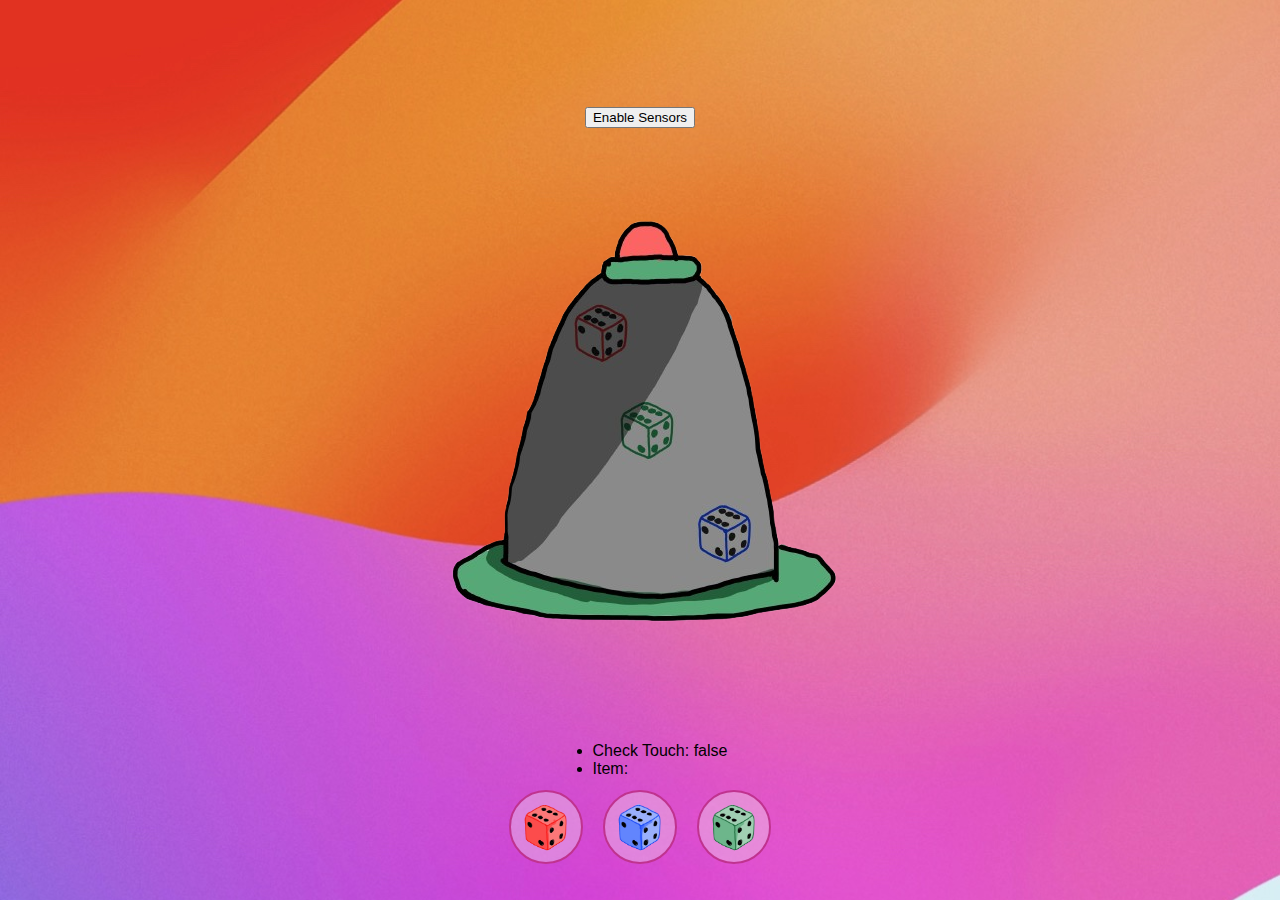
<file: 581Project2Phone-kevin-sesnsor-frontend_test/index.html>
<!DOCTYPE html>
<html lang="en">
<head>
  <meta charset="utf-8" />
  <meta name="viewport" content="width=device-width, initial-scale=1.0">
  <link rel="icon" href="https://glitch.com/favicon.ico" />
  <title>Shaken! Stirred!</title>
  <link rel="stylesheet" href="style.css">
  <script src="script.js" defer></script>
</head>
<body>
<div class="container">
  <!-- Button to request sensor access -->
  <button id="enableSensorsButton">Enable Sensors</button>

  <div class="shake_notification" id="shake_notification">
    <p>Shake</p>
  </div>

  <div class="mix-cup" id="mixCup">
    <img src="assets/Notes_241025_144346_4-removebg-preview.png" alt="mixing cup">
  </div>

  <div class="drag-items">
    <div class="drag-item" draggable="true" id="item1">
      <img src="assets/Notes_241025_144346_1-removebg-preview.png" alt="red dice">
    </div>
    <div class="drag-item" draggable="true" id="item2">
      <img src="assets/Notes_241025_144346_2-removebg-preview.png" alt="blue dice">
    </div>
    <div class="drag-item" draggable="true" id="item3">
      <img src="assets/Notes_241025_144346_3-removebg-preview.png" alt="green dice">
    </div>
  </div>

  <ul>
    <li>Check Touch: <span id="touch"></span></li>
    <li>Item: <span id="item_id"></span></li>
  </ul>
</div>
</body>
</html>
</file>
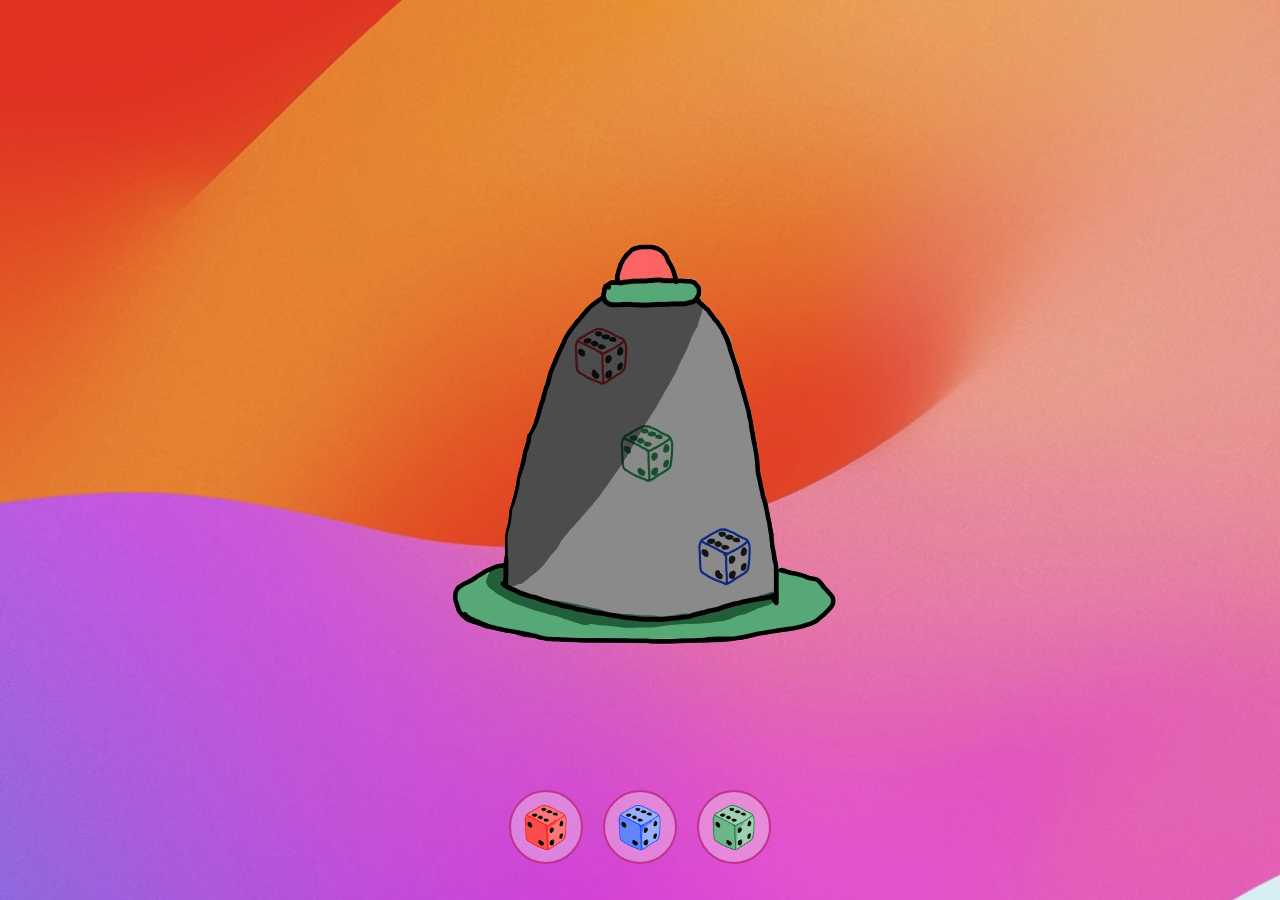
<file: 581Project2Phone-AmanBranch/581Project2/index.html>
<!DOCTYPE html>
<html lang="en">
  <head>
    <!-- 
      This is an HTML comment
      You can write text in a comment and the content won't be visible in the page
    -->

    <meta charset="utf-8" />
    <meta name="viewport" content="width=device-width, initial-scale=1.0">
    <link rel="icon" href="https://glitch.com/favicon.ico" />

    <!--
      This is the page head - it contains info the browser uses
      Like the title, which appears on the browser tab but not inside the page
      Further down you'll see the content that displays in the page
    -->
    <title>shaken !stirred</title>

    <!-- The website stylesheet -->
    <link rel="stylesheet" href="style.css">

    <!-- The website JavaScript file -->
    <script src="script.js" defer></script>
  </head>
  <body>

    <div class="container">
      <!-- Glass cup in the center -->

      <div class="shake_notification" id="shake_notification">
        <p>shake</p>
      </div>

      <div class="mix-cup" id="mixCup">
        <!-- need to find a better glass png -->
        <img src ="assets/Notes_241025_144346_4-removebg-preview.png" alt="mixing cup">
      </div>
    
      <!-- items will be changed later -->
        <div class="drag-items">
          <div class="drag-item" draggable="true" id="item1">
            <img src="assets\Notes_241025_144346_1-removebg-preview.png" alt="red dice">
          </div>
          <div class="drag-item" draggable="true" id="item2">
            <img src="assets\Notes_241025_144346_2-removebg-preview.png" alt="blue dice">
          </div>
          <div class="drag-item" draggable="true" id="item3">
            <img src="assets\Notes_241025_144346_3-removebg-preview.png" alt="green dice">
          </div>
        </div>        

    </div>
    
  </body>
</html>
</file>
<file: 581Project2Phone-kevin-sesnsor-frontend_test/style.css>
body {
  margin: 0;
  padding: 0;
  font-family: sans-serif;
  display: flex;
  justify-content: center;
  align-items: center;
  height: 100vh;
  flex-direction: row;
  overflow: hidden;

  background-image: url('assets/backgroundimg.jpg');
  background-size: cover;
  background-position: center;


}

/* Container for the whole screen layout */
.container {
  display: flex;
  flex-direction: column;
  justify-content: center;
  align-items: center;
  height: 100%;
  width: 100%;


}

/* Center the glass cup */
.glass-cup {
  background-size: contain;
  position: relative;
  border-style: dotted;
  max-width: fit-content;
  margin-inline: auto;
  display: flex;
  width: 40vh;
  

}
.glass-cup img{
  width: 95%;
  display: flex;
  justify-content: center;
  align-items: center;
  padding-left: 2.5%;
  padding-right: 2.5%;
  

}

/* Bottom area for the drag items */
.drag-items {
  display: flex;
  justify-content: center;
  width: 100%;
  position: absolute;
  bottom: 20px;
  padding: 1rem; 
}

/* Style for each draggable item */
.drag-item {
  width: 70px;
  height: 70px;
  border-radius: 50%;
  display: flex;
  justify-content: center;
  align-items: center;
  font-size: 1.5rem;
  cursor: grab;
  margin: 0 10px; /* Spacing between icons */
  border: 2px double  #c0338f;
  background: rgba(245, 242, 242, 0.353);/* Green background with 30% opacity */
  transition: transform 0.2s;
}

.drag-item:hover {
  transform: scale(1.35);
}

.drag-item img{
  width: 100%;
  margin-top: 30px;
}

/* Define the animation for shrinking, fading, and moving down */
@keyframes mergeIntoDrink {
  0% {
    transform: translateY(0) scale(1); /* Start at original position and size */
    opacity: 1; /* Fully visible */
  }
  50% {
    transform: translateY(45px) scale(2); /* Move down and enlarge */
    opacity: 0.8; /* Slightly faded */
  }
  100% {
    transform: translateY(35vh) scale(0); /* Move further down and shrink to nothing */
    opacity: 0; /* Fully transparent */
  }
}

/* Class to trigger the merging animation */
.merging {
  position: absolute;
  animation: mergeIntoDrink 1s forwards; /* Animation duration */
}

/* Keep hidden until item is added */
.shake_notification {
  display: none;
  position: fixed;
  top: 50%; /* Center vertically */
  left: 50%; /* Center horizontally */
  transform: translate(-50%, -50%); /* Precisely center */
  padding: 20px 40px; /* Add padding for readability */
  color: #ffffff; /* White text */
  background-color: rgba(0, 0, 0, 0.9); /* Black background with slight transparency */
  font-size: 1.8rem;
  font-weight: bold;
  text-align: center;
  border-radius: 10px;
  z-index: 1000; /* Ensure it stays on top of other elements */
}

/* Display the notification when the class 'open' is added */
.shake_notification.open {
  display: block;
}

/* Display once item has been added */
.shake_notification.open {
  display: block;
}
/* 'shake!* text animation */
@keyframes shake_text {
  0% {  transform: translate(0, 0) rotate(0deg); }
  25% { transform: scale(1.05); transform: translate(5px, 5px) rotate(5deg); }
  50% { transform: scale(1.15); transform: translate(0, 0) rotate(0eg); }
  75% { transform: scale(1.05); transform: translate(-5px, 5px) rotate(-5deg); }
  100% { transform: translate(0, 0) rotate(0deg); }
}

/* Shake animation for low intensity */
@keyframes shakeLow {
  0%, 100% {
    transform: translateX(0);
  }
  25% {
    transform: translateX(-5px) rotate(-2deg);
  }
  50% {
    transform: translateX(5px) rotate(2deg);
  }
  75% {
    transform: translateX(-3px) rotate(-1deg);
  }
}

/* Shake animation for moderate intensity */
@keyframes shakeModerate {
  0%, 100% {
    transform: translateX(0);
  }
  25% {
    transform: translateX(-30px) rotate(-5deg);
  }
  50% {
    transform: translateX(10px) rotate(5deg);
  }
  75% {
    transform: translateX(-30px) rotate(-9deg);
  }
}

/* Shake animation for extreme intensity */
@keyframes shakeExtreme {
  0%, 100% {
    transform: translateX(0);
  }
  25% {
    transform: translateX(-40px) rotate(-10deg);
  }
  50% {
    transform: translateX(100px) rotate(10deg);
  }
  75% {
    transform: translateX(-100px) rotate(-14deg);
  }
}

/* Adding the shake classes with duration */
.shake-low {
  animation: shakeLow 0.5s ease-in-out infinite;
}

.shake-moderate {
  animation: shakeModerate 0.5s ease-in-out infinite;
}

.shake-extreme {
  animation: shakeExtreme 0.5s ease-in-out infinite;
}
</file>
<file: 581Project2Phone-AmanBranch/581Project2/style.css>
body {
  margin: 0;
  padding: 0;
  font-family: sans-serif;
  display: flex;
  justify-content: center;
  align-items: center;
  height: 100vh;
  flex-direction: row;
  overflow: hidden;

  background-image: url('assets/backgroundimg.jpg');
  background-size: cover;
  background-position: center;


}

/* Container for the whole screen layout */
.container {
  display: flex;
  flex-direction: column;
  justify-content: center;
  align-items: center;
  height: 100%;
  width: 100%;


}

/* Center the glass cup */
.glass-cup {
  background-size: contain;
  position: relative;
  border-style: dotted;
  max-width: fit-content;
  margin-inline: auto;
  display: flex;
  width: 40vh;
  

}
.glass-cup img{
  width: 95%;
  display: flex;
  justify-content: center;
  align-items: center;
  padding-left: 2.5%;
  padding-right: 2.5%;
  

}

/* Bottom area for the drag items */
.drag-items {
  display: flex;
  justify-content: center;
  width: 100%;
  position: absolute;
  bottom: 20px;
  padding: 1rem; 
}

/* Style for each draggable item */
.drag-item {
  width: 70px;
  height: 70px;
  border-radius: 50%;
  display: flex;
  justify-content: center;
  align-items: center;
  font-size: 1.5rem;
  cursor: grab;
  margin: 0 10px; /* Spacing between icons */
  border: 2px double  #c0338f;
  background: rgba(245, 242, 242, 0.353);/* Green background with 30% opacity */
  transition: transform 0.2s;
}

.drag-item:hover {
  transform: scale(1.35);
}

.drag-item img{
  width: 100%;
  margin-top: 30px;
}

/* Define the animation for shrinking, fading, and moving down */
@keyframes mergeIntoDrink {
  0% {
    transform: translateY(0) scale(1); /* Start at original position and size */
    opacity: 1; /* Fully visible */
  }
  50% {
    transform: translateY(45px) scale(2); /* Move down and enlarge */
    opacity: 0.8; /* Slightly faded */
  }
  100% {
    transform: translateY(35vh) scale(0); /* Move further down and shrink to nothing */
    opacity: 0; /* Fully transparent */
  }
}

/* Class to trigger the merging animation */
.merging {
  position: absolute;
  animation: mergeIntoDrink 1s forwards; /* Animation duration */
}

/* Keep hidden until item is added */
.shake_notification {
  display: none;
  position: fixed;
  top: 50%; /* Center vertically */
  left: 50%; /* Center horizontally */
  transform: translate(-50%, -50%); /* Precisely center */
  padding: 20px 40px; /* Add padding for readability */
  color: #ffffff; /* White text */
  background-color: rgba(0, 0, 0, 0.9); /* Black background with slight transparency */
  font-size: 1.8rem;
  font-weight: bold;
  text-align: center;
  border-radius: 10px;
  z-index: 1000; /* Ensure it stays on top of other elements */
}

/* Display the notification when the class 'open' is added */
.shake_notification.open {
  display: block;
}

/* Display once item has been added */
.shake_notification.open {
  display: block;
}
/* 'shake!* text animation */
@keyframes shake_text {
  0% {  transform: translate(0, 0) rotate(0deg); }
  25% { transform: scale(1.05); transform: translate(5px, 5px) rotate(5deg); }
  50% { transform: scale(1.15); transform: translate(0, 0) rotate(0eg); }
  75% { transform: scale(1.05); transform: translate(-5px, 5px) rotate(-5deg); }
  100% { transform: translate(0, 0) rotate(0deg); }
}

/* Shake animation for low intensity */
@keyframes shakeLow {
  0%, 100% {
    transform: translateX(0);
  }
  25% {
    transform: translateX(-5px) rotate(-2deg);
  }
  50% {
    transform: translateX(5px) rotate(2deg);
  }
  75% {
    transform: translateX(-3px) rotate(-1deg);
  }
}

/* Shake animation for moderate intensity */
@keyframes shakeModerate {
  0%, 100% {
    transform: translateX(0);
  }
  25% {
    transform: translateX(-30px) rotate(-5deg);
  }
  50% {
    transform: translateX(10px) rotate(5deg);
  }
  75% {
    transform: translateX(-30px) rotate(-9deg);
  }
}

/* Shake animation for extreme intensity */
@keyframes shakeExtreme {
  0%, 100% {
    transform: translateX(0);
  }
  25% {
    transform: translateX(-40px) rotate(-10deg);
  }
  50% {
    transform: translateX(100px) rotate(10deg);
  }
  75% {
    transform: translateX(-100px) rotate(-14deg);
  }
}

/* Adding the shake classes with duration */
.shake-low {
  animation: shakeLow 0.5s ease-in-out infinite;
}

.shake-moderate {
  animation: shakeModerate 0.5s ease-in-out infinite;
}

.shake-extreme {
  animation: shakeExtreme 0.5s ease-in-out infinite;
}
</file>
